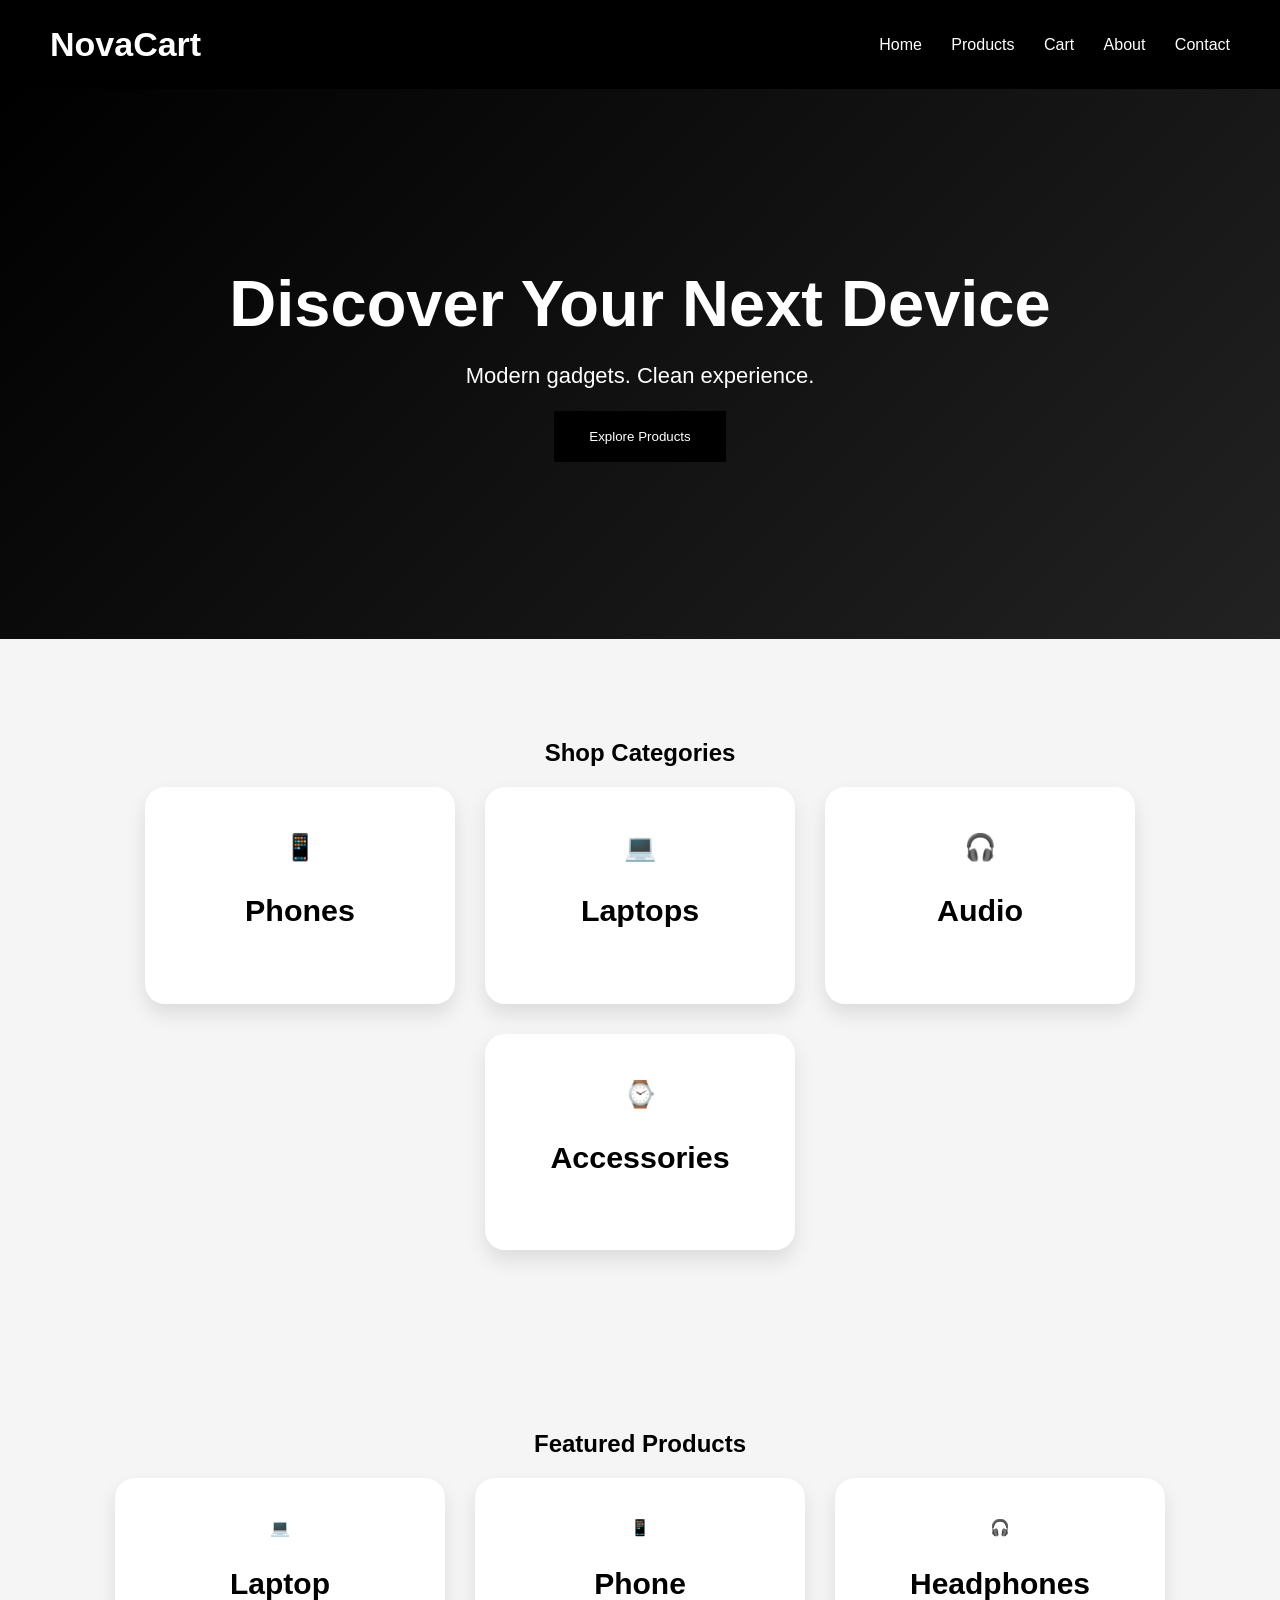
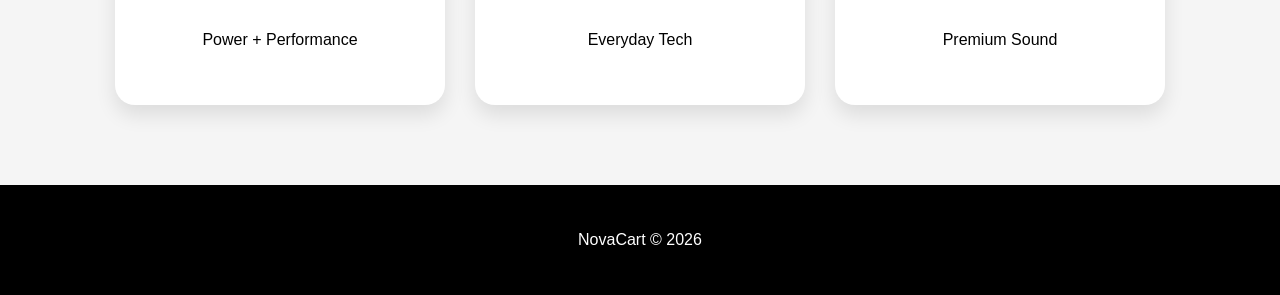
<file: index.html>
<!DOCTYPE html>

<html>

<head>

<title>NovaCart</title>

<link rel="stylesheet" href="style.css">

</head>

<body>

<header>

<div class="logo">

NovaCart

</div>

<nav>

<a href="index.html">

Home

</a>

<a href="product.html">

Products

</a>

<a href="cart.html">

Cart

</a>

<a href="about.html">

About

</a>

<a href="contact.html">

Contact

</a>

</nav>

</header>


<section class="hero">

<h1>

Discover Your Next Device

</h1>

<p>

Modern gadgets.
Clean experience.

</p>

<button
onclick="location.href='product.html'">

Explore Products

</button>

</section>


<section class="categories">

<h2>

Shop Categories

</h2>

<div class="category-grid">

<div
onclick="location.href='product.html'">

📱

<h3>

Phones

</h3>

</div>


<div
onclick="location.href='product.html'">

💻

<h3>

Laptops

</h3>

</div>


<div
onclick="location.href='product.html'">

🎧

<h3>

Audio

</h3>

</div>


<div
onclick="location.href='product.html'">

⌚

<h3>

Accessories

</h3>

</div>

</div>

</section>


<section class="featured">

<h2>

Featured Products

</h2>

<div class="product-preview">

<div
class="preview-card"
onclick="location.href='product.html'">

💻

<h3>

Laptop

</h3>

<p>

Power + Performance

</p>

</div>


<div
class="preview-card"
onclick="location.href='product.html'">

📱

<h3>

Phone

</h3>

<p>

Everyday Tech

</p>

</div>


<div
class="preview-card"
onclick="location.href='product.html'">

🎧

<h3>

Headphones

</h3>

<p>

Premium Sound

</p>

</div>

</div>

</section>


<footer>

<p>

NovaCart © 2026

</p>

</footer>

</body>

</html>
</file>
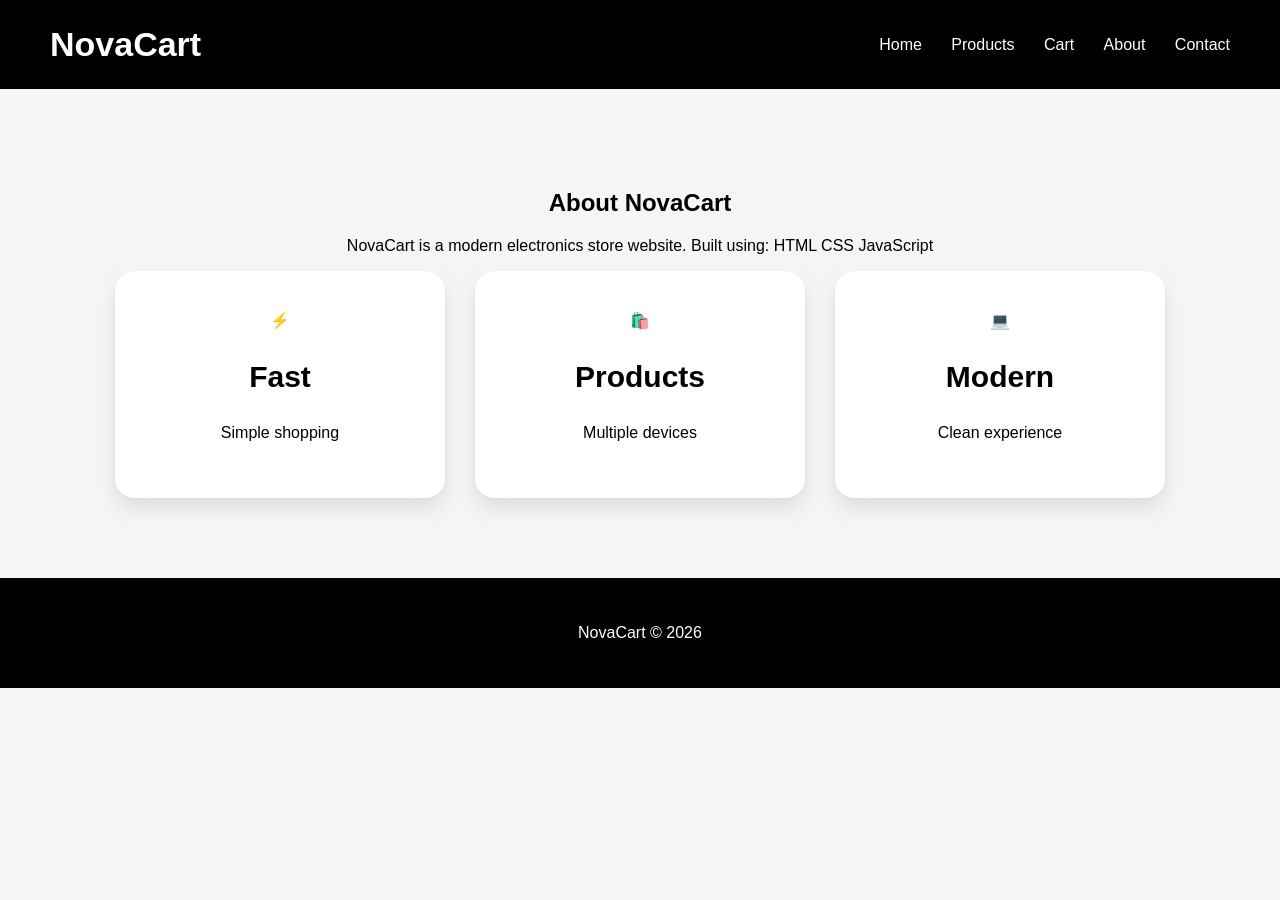
<file: about.html>
<!DOCTYPE html>

<html>

<head>

<title>

About

</title>

<link
rel="stylesheet"
href="style.css">

</head>

<body>

<header>

<div class="logo">

NovaCart

</div>

<nav>

<a href="index.html">

Home

</a>

<a href="product.html">

Products

</a>

<a href="cart.html">

Cart

</a>

<a href="about.html">

About

</a>

<a href="contact.html">

Contact

</a>

</nav>

</header>


<section class="featured">

<h1>

About NovaCart

</h1>

<p>

NovaCart is a modern electronics store website.

Built using:

HTML

CSS

JavaScript

</p>


<div class="product-preview">

<div class="preview-card">

⚡

<h3>

Fast

</h3>

<p>

Simple shopping

</p>

</div>


<div class="preview-card">

🛍️

<h3>

Products

</h3>

<p>

Multiple devices

</p>

</div>


<div class="preview-card">

💻

<h3>

Modern

</h3>

<p>

Clean experience

</p>

</div>

</div>

</section>


<footer>

<p>

NovaCart © 2026

</p>

</footer>

</body>

</html>
</file>
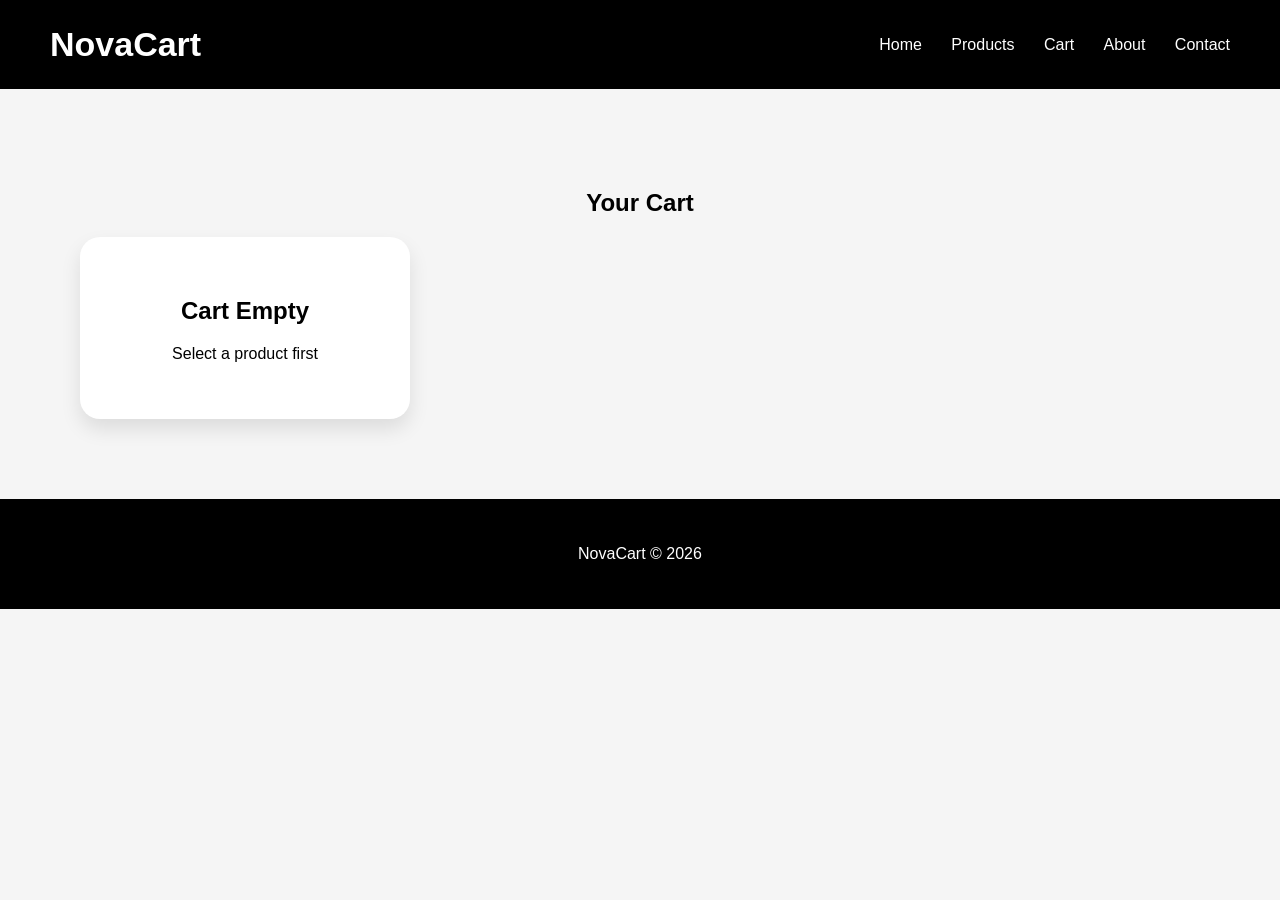
<file: cart.html>
<!DOCTYPE html>

<html>

<head>

<meta charset="UTF-8">

<title>

Cart

</title>

<link
rel="stylesheet"
href="style.css">

</head>

<body>

<header>

<div class="logo">

NovaCart

</div>

<nav>

<a href="index.html">

Home

</a>

<a href="product.html">

Products

</a>

<a href="cart.html">

Cart

</a>

<a href="about.html">

About</a>

<a href="contact.html">

Contact

</a>

</nav>

</header>

<section
class="featured">

<h1>

Your Cart

</h1>

<div
id="cartArea">

</div>

</section>

<footer>

<p>

NovaCart © 2026

</p>

</footer>

<script>

let item=

JSON.parse(

localStorage
.getItem(
"cart"
)

);


if(
item
)
{

document
.getElementById(
"cartArea"
)
.innerHTML=`

<div
class="preview-card">

<h2>

${item.name}

</h2>

<p>

${item.price}

</p>

<button>

Added ✓

</button>

</div>

`;

}

else{

document
.getElementById(
"cartArea"
)
.innerHTML=`

<div
class="preview-card">

<h2>

Cart Empty

</h2>

<p>

Select a product first

</p>

</div>

`;

}

</script>

</body>

</html>
</file>
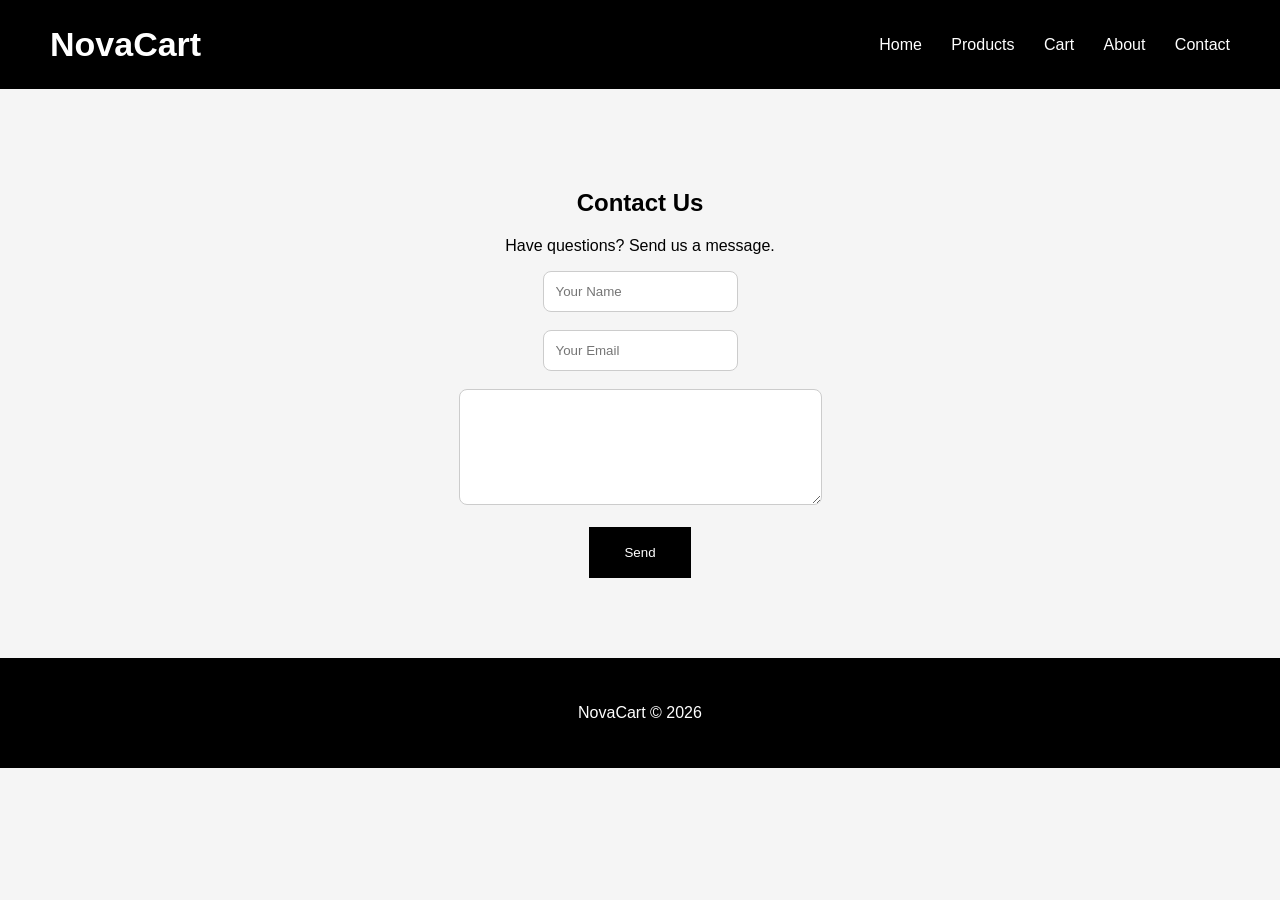
<file: contact.html>
<!DOCTYPE html>

<html>

<head>

<title>

Contact

</title>

<link
rel="stylesheet"
href="style.css">

</head>

<body>

<header>

<div class="logo">

NovaCart

</div>

<nav>

<a href="index.html">

Home

</a>

<a href="product.html">

Products

</a>

<a href="cart.html">

Cart

</a>

<a href="about.html">

About

</a>

<a href="contact.html">

Contact

</a>

</nav>

</header>


<section class="featured">

<h1>

Contact Us

</h1>

<p>

Have questions?

Send us a message.

</p>

<input
placeholder="Your Name">

<br><br>

<input
placeholder="Your Email">

<br><br>

<textarea

rows="6"

cols="40"

placeholder="Write Message"

>

</textarea>

<br><br>

<button>

Send

</button>

</section>


<footer>

<p>

NovaCart © 2026

</p>

</footer>

</body>

</html>
</file>
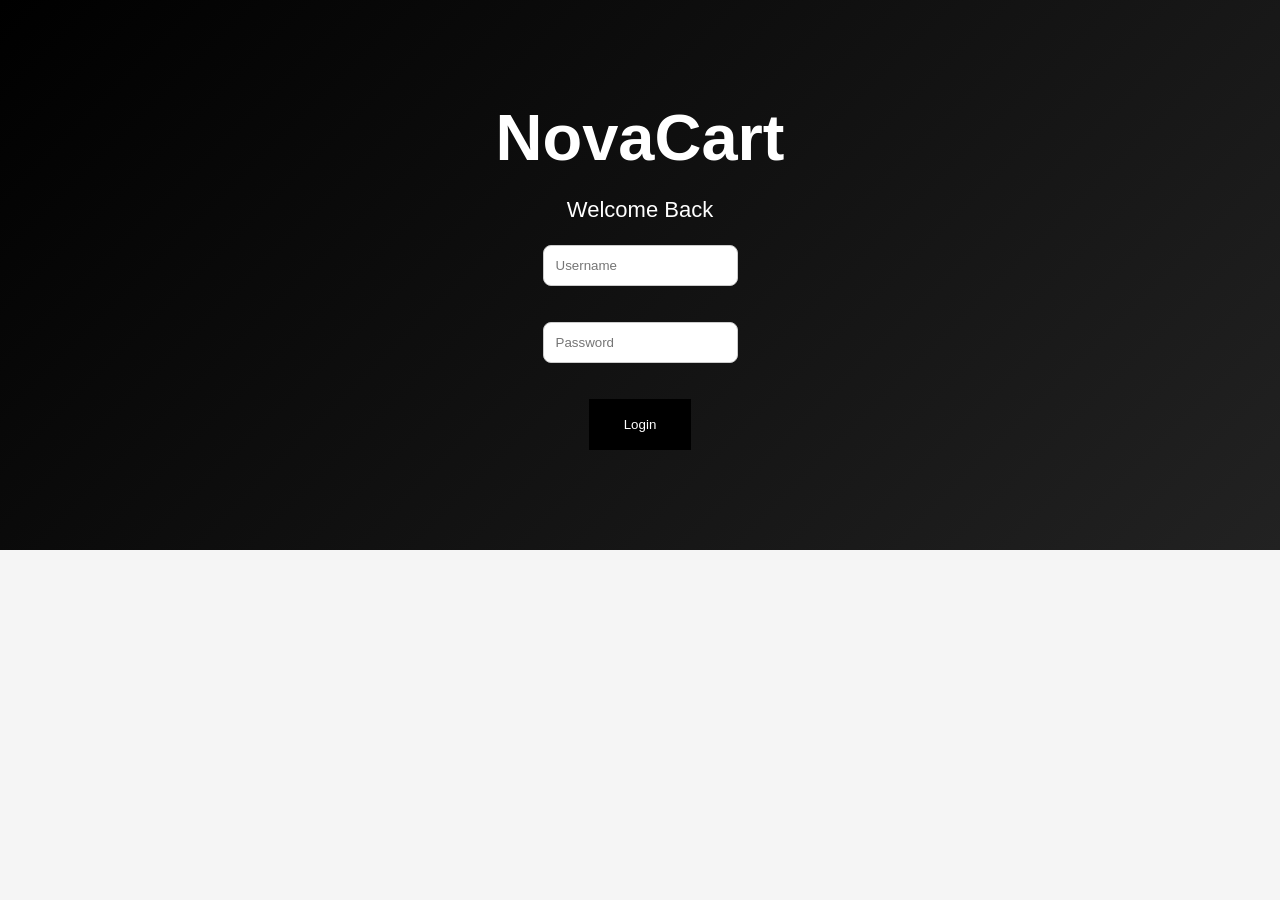
<file: login.html>
<!DOCTYPE html>

<html>

<head>

<title>

Login

</title>

<link
rel="stylesheet"
href="style.css">

</head>

<body>

<section
class="hero">

<h1>

NovaCart

</h1>

<p>

Welcome Back

</p>

<input

type="text"

placeholder="Username"

>

<br><br>

<input

type="password"

placeholder="Password"

>

<br><br>

<button

onclick="location.href='index.html'"

>

Login

</button>

</section>

</body>

</html>
</file>
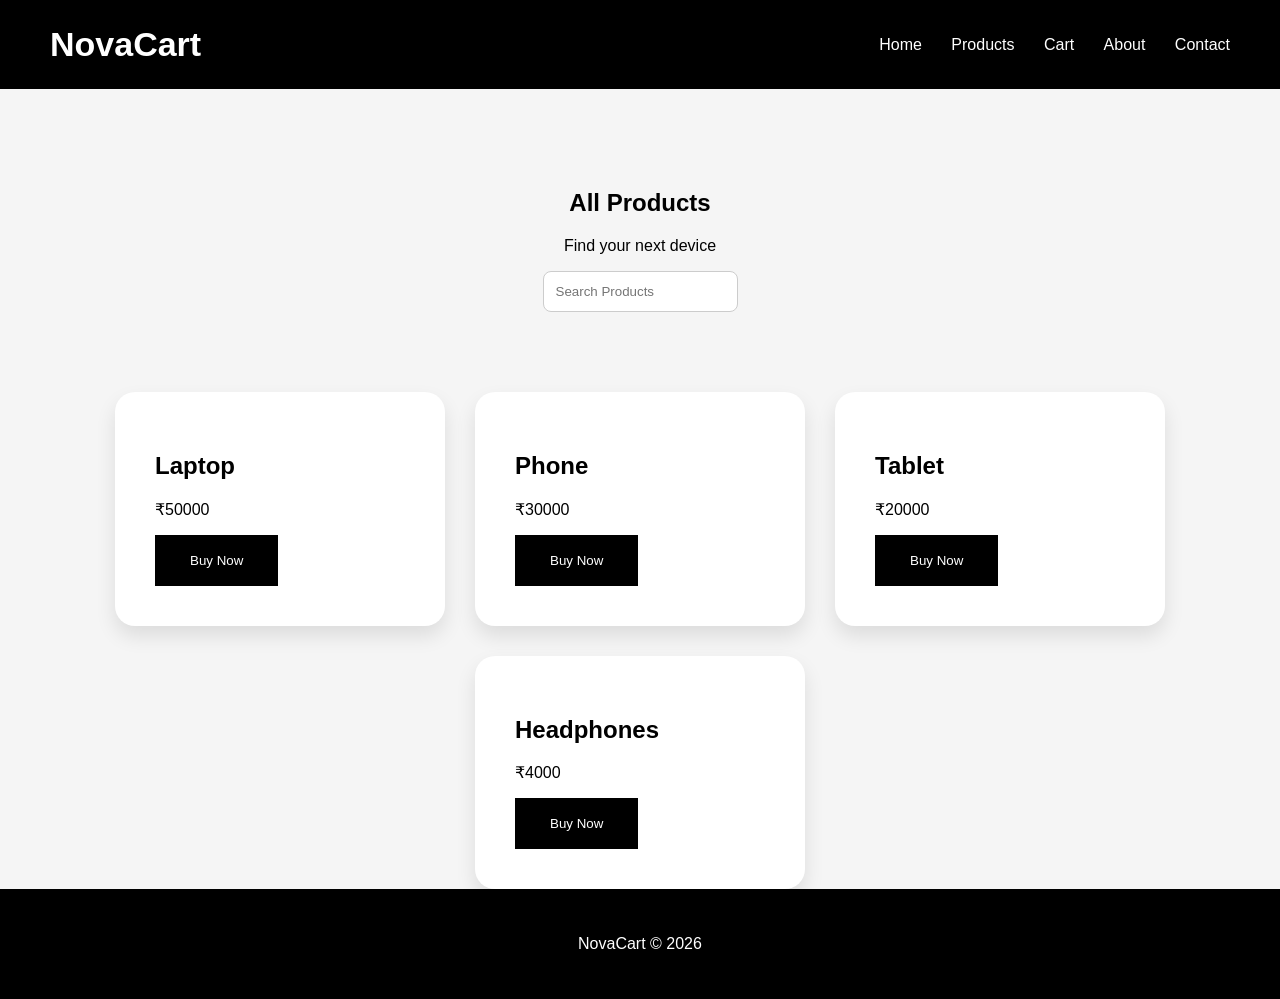
<file: product.html>
<!DOCTYPE html>

<html>

<head>

<title>

NovaCart Products

</title>

<link rel="stylesheet"
href="style.css">

</head>

<body>

<header>

<div class="logo">

NovaCart

</div>

<nav>

<a href="index.html">

Home

</a>

<a href="product.html">

Products

</a>

<a href="cart.html">

Cart

</a>

<a href="about.html">

About

</a>

<a href="contact.html">

Contact

</a>

</nav>

</header>


<section class="categories">

<h1>

All Products

</h1>

<p>

Find your next device

</p>

<input

type="text"

id="search"

placeholder="Search Products"

onkeyup="searchProducts()"

>

</section>


<div

id="products"

class="product-preview"

>

</div>


<footer>

<p>

NovaCart © 2026

</p>

</footer>

<script
src="script.js">

</script>

</body>

</html>
</file>
<file: style.css>
body{

margin:0;

font-family:Arial;

background:#f5f5f5;

}

header{

background:black;

color:white;

display:flex;

justify-content:space-between;

align-items:center;

padding:25px 50px;

}

.logo{

font-size:34px;

font-weight:bold;

}

nav a{

color:white;

margin-left:25px;

text-decoration:none;

}

nav a:hover{

opacity:0.7;

}

.hero{

height:550px;

background:

linear-gradient(
135deg,
black,
#222
);

color:white;

display:flex;

flex-direction:column;

justify-content:center;

align-items:center;

}

.hero h1{

font-size:65px;

margin:0;

}

.hero p{

font-size:22px;

}

button{

padding:18px 35px;

background:black;

color:white;

border:none;

cursor:pointer;

transition:0.3s;

}

button:hover{

opacity:0.85;

transform:
scale(1.05);

}

.categories{

padding:80px;

text-align:center;

}

.category-grid{

display:flex;

justify-content:center;

gap:30px;

flex-wrap:wrap;

}

.category-grid div{

background:white;

width:220px;

padding:45px;

border-radius:20px;

box-shadow:

0 10px 20px
rgba(
0,
0,
0,
0.1
);

font-size:26px;

cursor:pointer;

transition:0.3s;

}

.category-grid div:hover{

transform:

translateY(-10px);

}

.featured{

padding:80px;

text-align:center;

}

.product-preview{

display:flex;

justify-content:center;

gap:30px;

flex-wrap:wrap;

}

.preview-card{

background:white;

width:250px;

padding:40px;

border-radius:20px;

box-shadow:

0 10px 20px
rgba(
0,
0,
0,
0.1
);

transition:0.3s;

}

.preview-card:hover{

transform:

translateY(-10px);

}

.preview-card h3{

font-size:30px;

}

input,
textarea{

padding:12px;

border-radius:8px;

border:

1px solid #ccc;

}

footer{

background:black;

color:white;

padding:30px;

text-align:center;

}

@media(max-width:700px){

header{

flex-direction:column;

gap:20px;

}

.hero h1{

font-size:42px;

}

}
</file>
